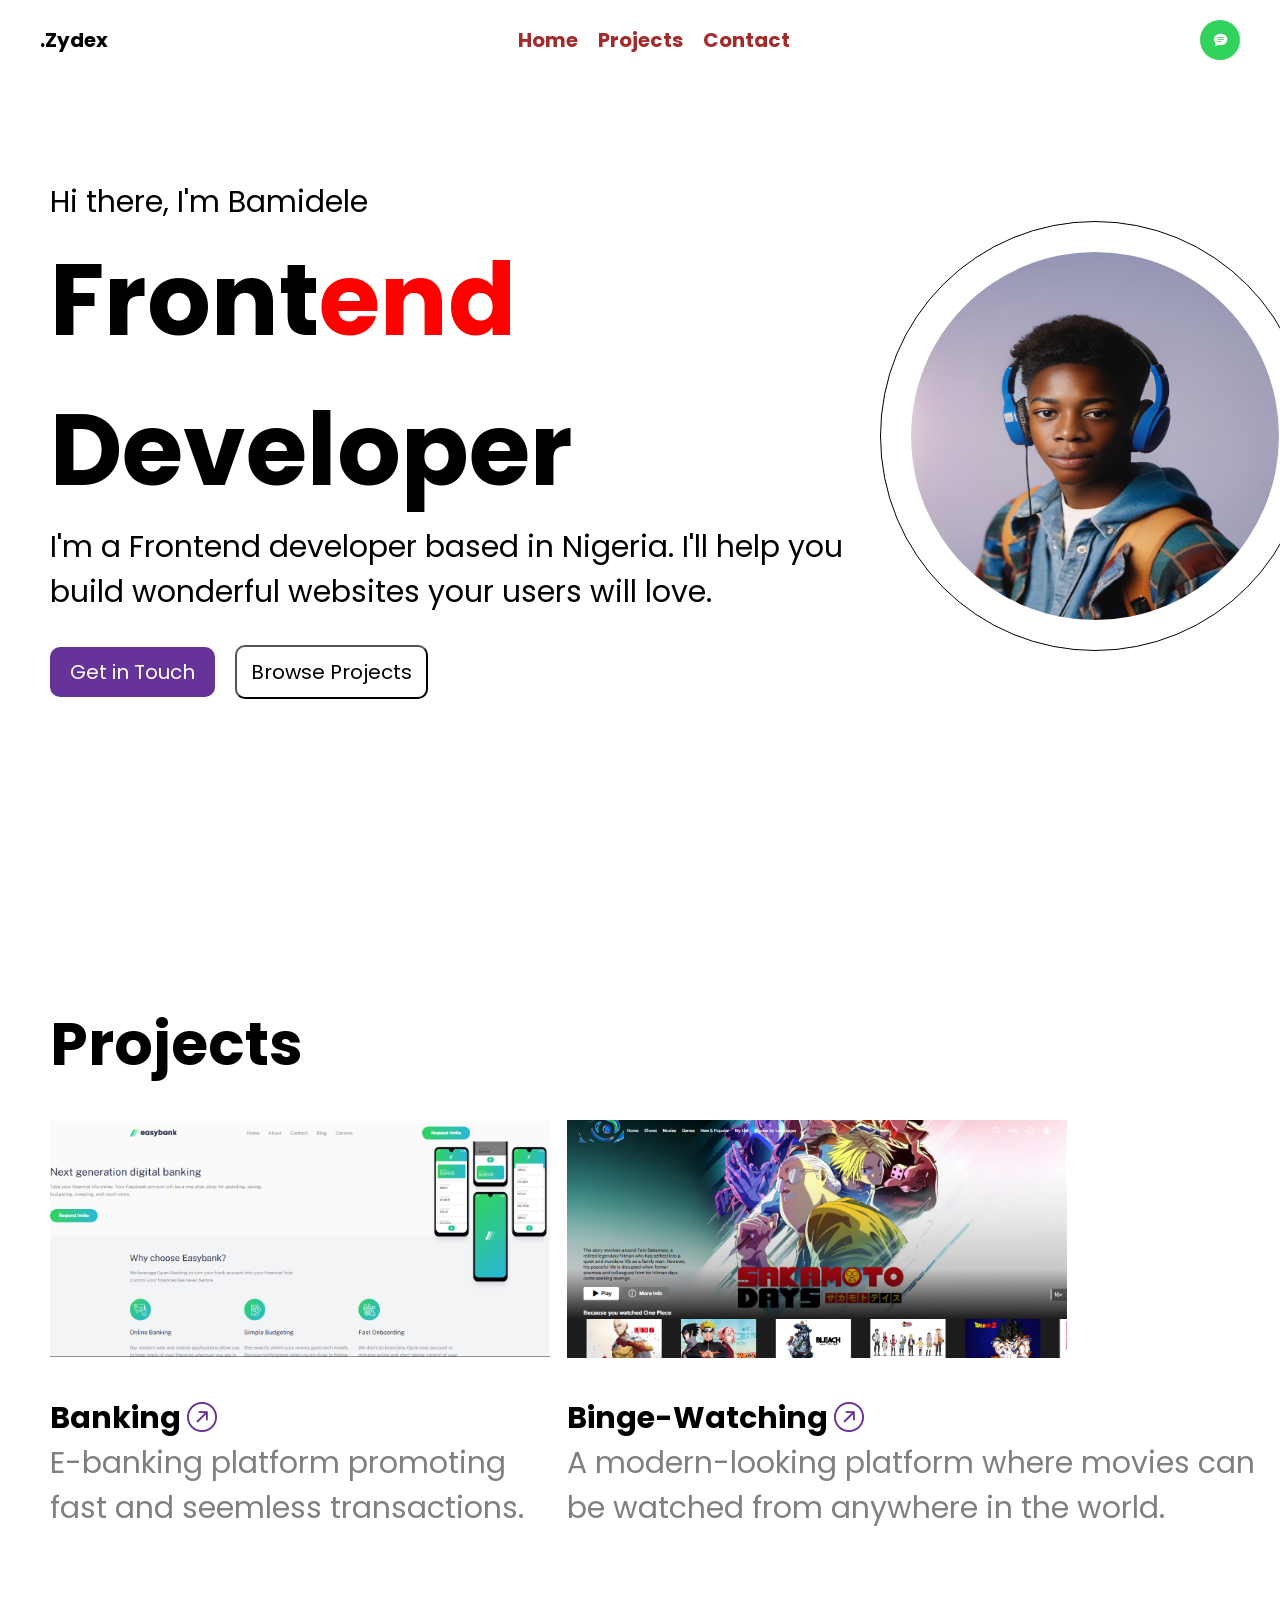
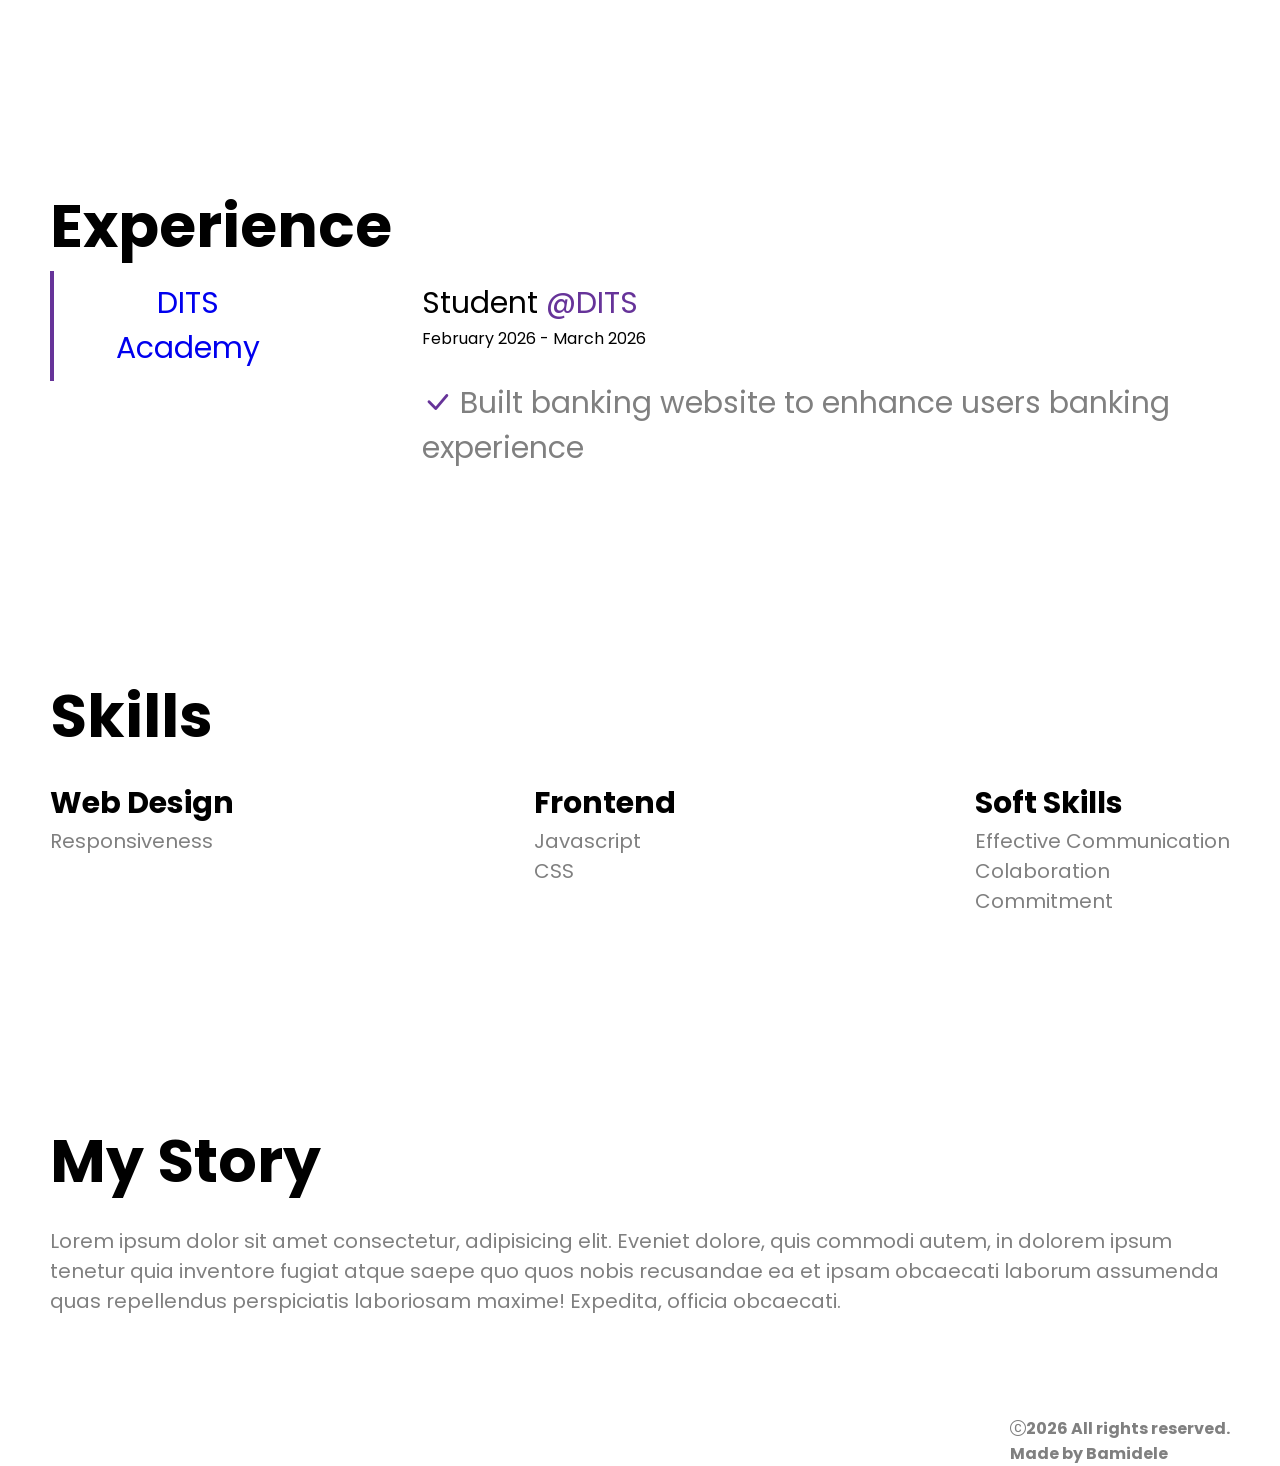
<file: index.html>
<!DOCTYPE html>
<html lang="en">
<head>
    <meta charset="UTF-8">
    <meta name="viewport" content="width=device-width, initial-scale=1.0">
    <title>Frontend Developer</title>
    <link rel="stylesheet" href="Home-page.css">
</head>
<body>
    <header>
        <div class="container">
            <nav>
                <p><b>.Zydex</b></p>
                <input type="checkbox" class="check" id="toggle">
                <label for="toggle" class="hamburger" id="hamburger">
                    <img src="./images/icon-hamburger.svg" alt="">
                </label>    
                <ul class="nav-ul">
                    <li class="nav-link"><a href="index.html"><b>Home</b></a></li>
                    <li class="nav-link"><a href="Project-page.html"><b>Projects</b></a></li>
                    <li class="nav-link"><a href="Contact-Me-page.html"><b>Contact</b></a></li>
                </ul>
                <button class="chat"><a href="Contact-Me-page.html" class="btn"><i class="bi bi-chat-text-fill"></i></a></button>
            </nav>
        </div>
    </header>
    <section>
        <div class="welcome-section">
            <div class="welcome-text">
                <p>Hi there, I'm Bamidele</p>
                <h1>Front<span>end</span> Developer</h1>
                <p>I'm a Frontend developer based in Nigeria. I'll help you build wonderful websites your users will love.</p>
                <div class="welcome-btn">
                    <button class="touch"><a href="Contact-Me-page.html" class="touch">Get in Touch</a></button>
                    <button class="project"><a href="Project-page.html" class="project">Browse Projects</a></button>
                </div>
            </div>
            <div class="welcome-image">
                <img src="./images/d95f3b1d-aabc-4178-adc3-75d8a2a71013.jpg" alt="">
            </div>
        </div>
    </section>
    <section>
        <div class="project-section">
            <div class="heading">
                <h1>Projects</h1>
            </div>
            <div class="project-images">
                <div class="easybank">
                    <img src="./images/Capture.PNG" alt="">
                    <h2>Banking <a href="https://easybank-xryt.vercel.app/"><i class="bi bi-arrow-up-right-circle"></i></a></h2>
                    <p>E-banking platform promoting fast and seemless transactions.</p>
                </div>
                <div class="cbrlp">
                    <img src="./images/AniHex.PNG" alt="">
                    <h2>Binge-Watching <a href="https://netflix-cyan-five-32.vercel.app/"><i class="bi bi-arrow-up-right-circle"></i></a></h2>
                    <p>A modern-looking platform where movies can be watched from anywhere in the world.</p>
                </div>
            </div>
        </div>
    </section>
    <section>
        <div class="experience-section">
            <h1>Experience</h1>
                <div class="info">
                    <button><a href="#">DITS Academy</a></button>
                        <div class="info-content">
                            <p class="dits">Student <span>@DITS</span></p>
                            <p class="date">February 2026 - March 2026</p>
                            <ul>
                                <li><i class="bi bi-check-lg"></i> Built banking website to enhance users banking experience</li>
                            </ul>
                        </div>
                </div>
        </div>
    </section>
    <section>
        <div class="skill-section">
            <h1>Skills</h1>
            <div class="skill-list">
                <div class="web-des">
                    <h2>Web Design</h2>
                    <p>Responsiveness</p>
                </div>
                <div class="front">
                    <h2>Frontend</h2>
                    <ul>
                        <li>Javascript</li>
                        <li>CSS</li>
                    </ul>
                </div>
                <div class="soft-skills">
                    <h2>Soft Skills</h2>
                    <ul>
                        <li>Effective Communication</li>
                        <li>Colaboration</li>
                        <li>Commitment</li>
                    </ul>
                </div>
            </div>
        </div>
    </section>
    <section>
        <div class="my-story-section">
            <div class="my-story">
                <h1>My Story</h1>
                <p>Lorem ipsum dolor sit amet consectetur, adipisicing elit. Eveniet dolore, quis commodi autem, in dolorem ipsum tenetur quia inventore fugiat atque saepe quo quos nobis recusandae ea et ipsam obcaecati laborum assumenda quas repellendus perspiciatis laboriosam maxime! Expedita, officia obcaecati.</p>
            </div>
        </div>
    </section>
    <footer>
        <div class="footer-container">
            <p><b><i class="bi bi-c-circle"></i>2026 All rights reserved.</b></p>
            <p><b>Made by Bamidele</b></p>
        </div>
    </footer>
    
</body>
</html>
</file>
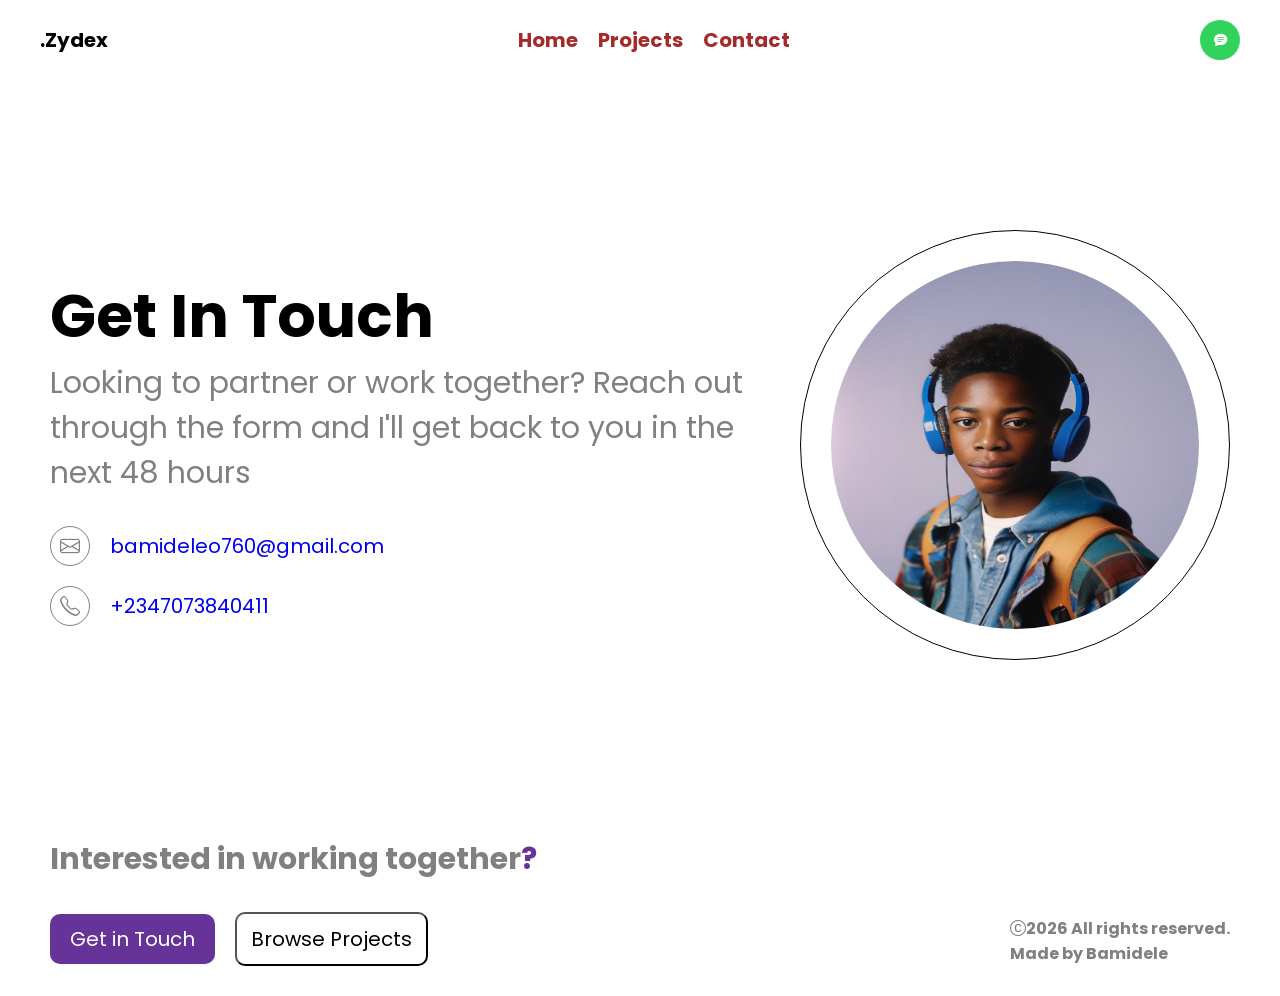
<file: Contact-Me-page.html>
<!DOCTYPE html>
<html lang="en">
<head>
    <meta charset="UTF-8">
    <meta name="viewport" content="width=device-width, initial-scale=1.0">
    <title>Frontend Developer|Contact me</title>
    <link rel="stylesheet" href="Contact-Me-page.css">
</head>
<body>
    <header>
        <div class="container">
            <nav>
                <p><b>.Zydex</b></p>
                <input type="checkbox" class="check" id="toggle">
                <label for="toggle" class="hamburger" id="hamburger">
                    <img src="./images/icon-hamburger.svg" alt="">
                </label> 
                <ul class="nav-ul">
                    <li class="nav-link"><a href="index.html"><b>Home</b></a></li>
                    <li class="nav-link"><a href="Project-page.html"><b>Projects</b></a></li>
                    <li class="nav-link"><a href="Contact-Me-page.html"><b>Contact</b></a></li>
                </ul>
                <button class="chat"><a href="Contact-Me-page.html" class="btn"><i class="bi bi-chat-text-fill"></i></a></button>
            </nav>
        </div>
    </header>
    <section>
        <div class="get-in-touch">
            <div class="heading">
                <div class="reach-out">
                    <h1>Get In Touch</h1>
                    <p>Looking to partner or work together? Reach out through the form and I'll get back to you in the next 48 hours</p>
                </div>
                <div class="envelope-btn">
                    <button><a href="#"><i class="bi bi-envelope"></i></a></button>
                    <p><a href="#">bamideleo760@gmail.com</a></p>
                </div>
                <div class="tel-btn">
                    <button><a href="#"><i class="bi bi-telephone"></i></a></button>
                    <p><a href="#">+2347073840411</a></p>
                </div>
            </div>
            <div class="contact-image">
                <img src="./images/d95f3b1d-aabc-4178-adc3-75d8a2a71013.jpg" alt="">
            </div>
        </div>
    </section>
    <footer>
        <div class="footer-section">
            <div class="left">
                <p><b>Interested in working together<span>?</span></b></p>
                <div class="left-btn">
                    <button class="touch"><a href="Contact-Me-page.html" class="touch">Get in Touch</a></button>
                    <button class="project"><a href="Project-page.html" class="project">Browse Projects</a></button>
                </div>
            </div>
            <div class="right">
                <p><b><i class="bi bi-c-circle"></i>2026 All rights reserved.</b></p>
                <p><b>Made by Bamidele</b></p>
            </div>
        </div>
    </footer>
    
</body>
</html>
</file>
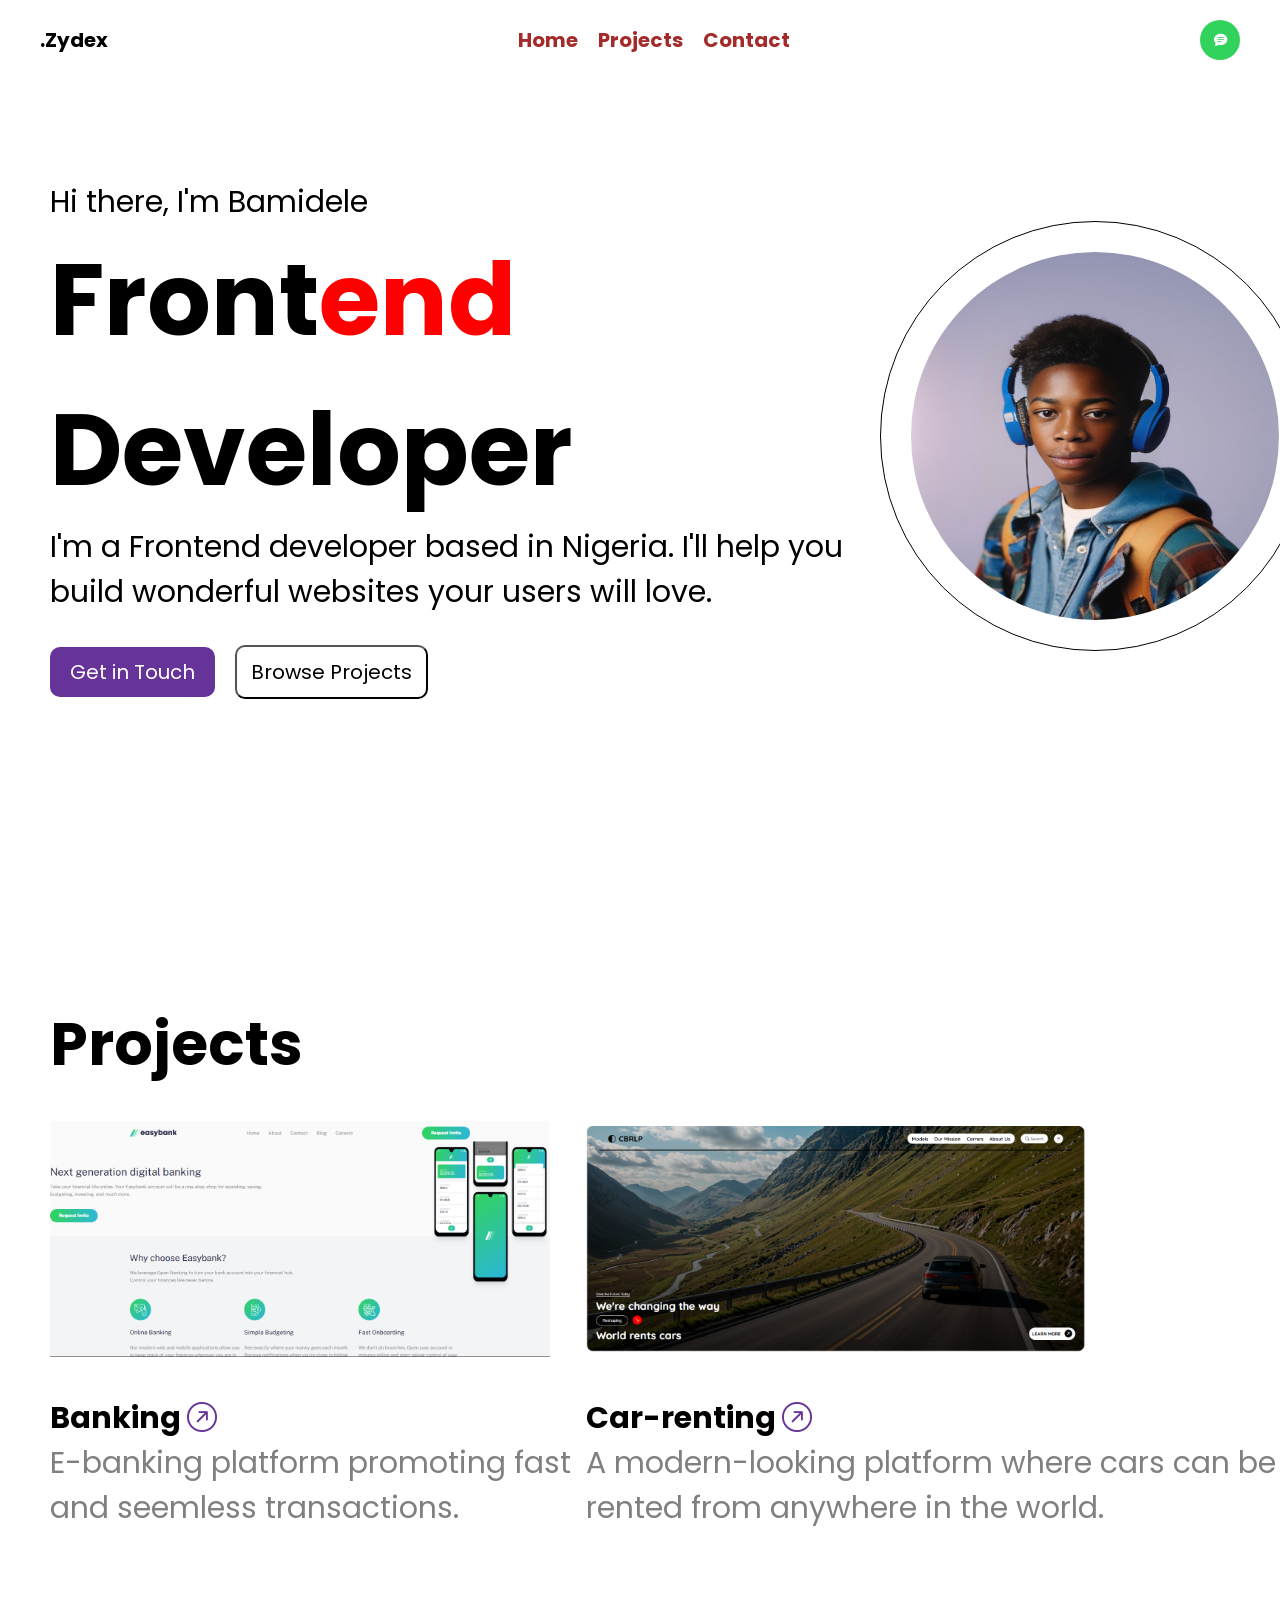
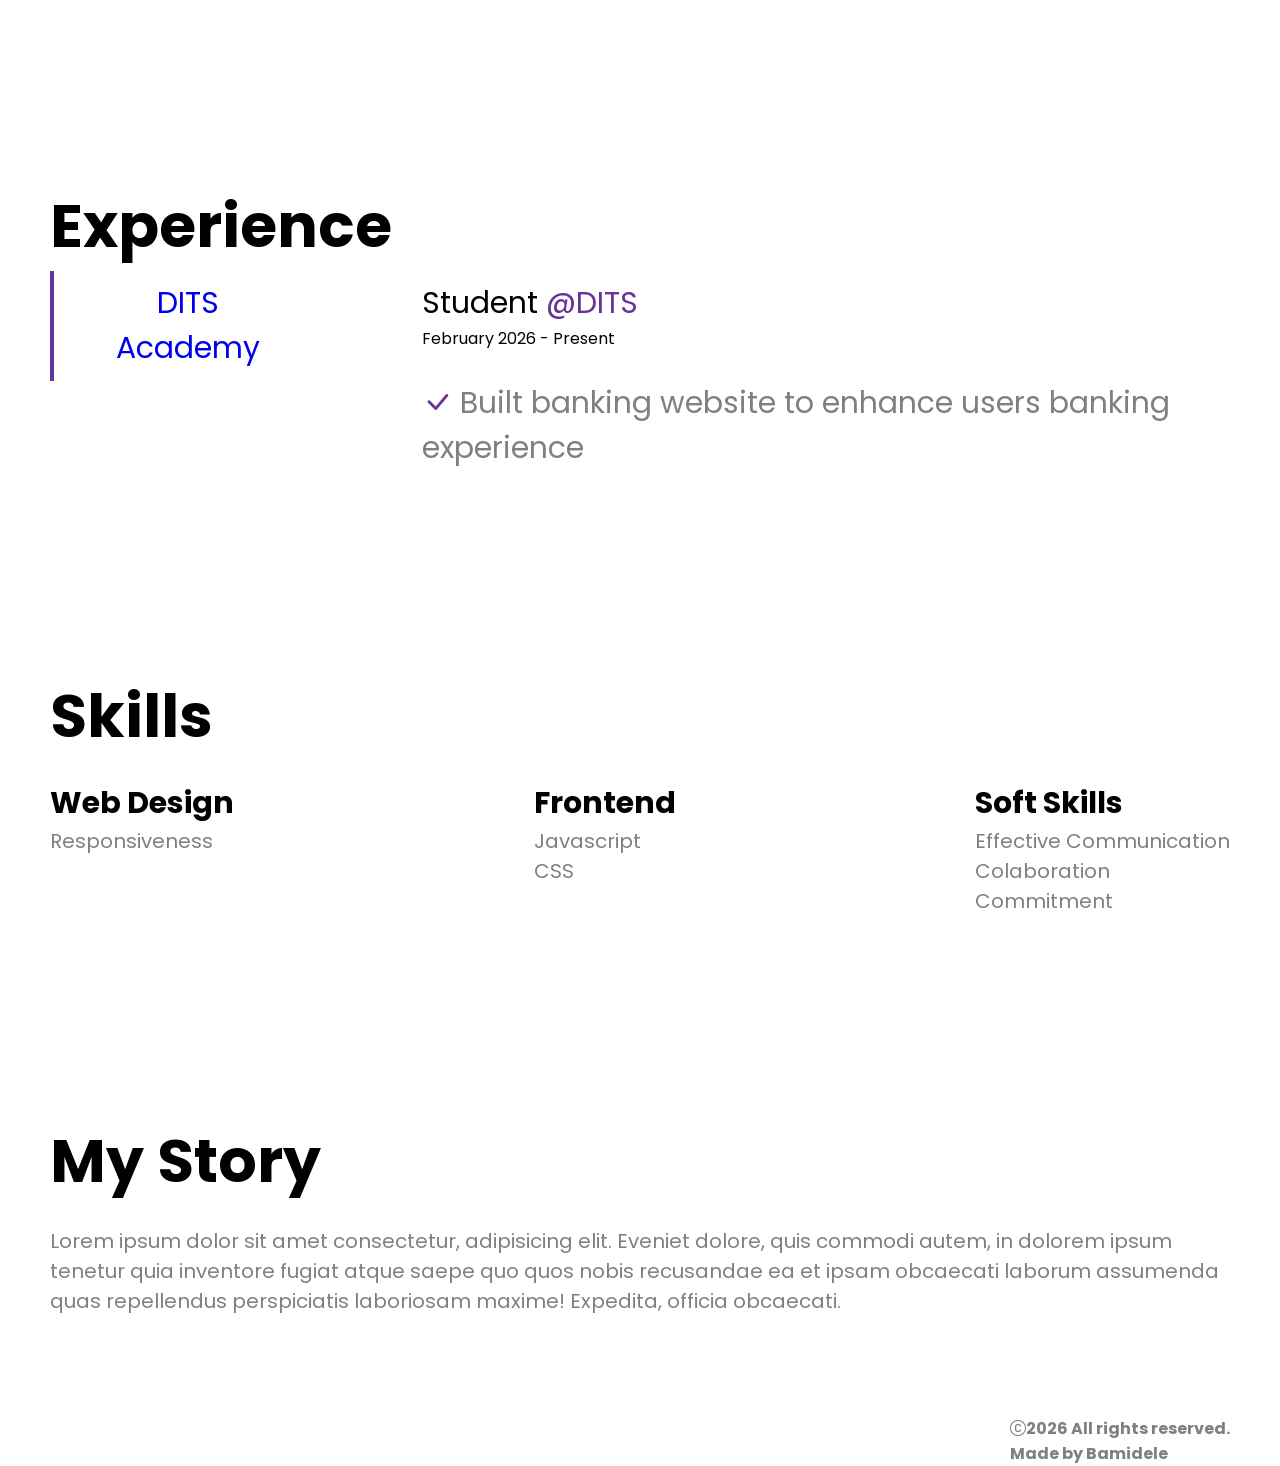
<file: Home-page.html>
<!DOCTYPE html>
<html lang="en">
<head>
    <meta charset="UTF-8">
    <meta name="viewport" content="width=device-width, initial-scale=1.0">
    <title>Frontend Developer</title>
    <link rel="stylesheet" href="Home-page.css">
</head>
<body>
    <header>
        <div class="container">
            <nav>
                <p><b>.Zydex</b></p>
                <ul class="nav-ul">
                    <li class="nav-link"><a href="Home-page.html"><b>Home</b></a></li>
                    <li class="nav-link"><a href="Project-page.html"><b>Projects</b></a></li>
                    <li class="nav-link"><a href="Contact-Me-page.html"><b>Contact</b></a></li>
                </ul>
                <button class="chat"><a href="Contact-Me-page.html" class="btn"><i class="bi bi-chat-text-fill"></i></a></button>
            </nav>
        </div>
    </header>
    <section>
        <div class="welcome-section">
            <div class="welcome-text">
                <p>Hi there, I'm Bamidele</p>
                <h1>Front<span>end</span> Developer</h1>
                <p>I'm a Frontend developer based in Nigeria. I'll help you build wonderful websites your users will love.</p>
                <div class="welcome-btn">
                    <button class="touch"><a href="Contact-Me-page.html" class="touch">Get in Touch</a></button>
                    <button class="project"><a href="Project-page.html" class="project">Browse Projects</a></button>
                </div>
            </div>
            <div class="welcome-image">
                <img src="./images/d95f3b1d-aabc-4178-adc3-75d8a2a71013.jpg" alt="">
            </div>
        </div>
    </section>
    <section>
        <div class="project-section">
            <div class="heading">
                <h1>Projects</h1>
            </div>
            <div class="project-images">
                <div class="easybank">
                    <img src="./images/Capture.PNG" alt="">
                    <h2>Banking <a href="Responsiveness-assign.html"><i class="bi bi-arrow-up-right-circle"></i></a></h2>
                    <p>E-banking platform promoting fast and seemless transactions.</p>
                </div>
                <div class="cbrlp">
                    <img src="./images/CBRLP.PNG" alt="">
                    <h2>Car-renting <a href="CBRLP.html"><i class="bi bi-arrow-up-right-circle"></i></a></h2>
                    <p>A modern-looking platform where cars can be rented from anywhere in the world.</p>
                </div>
            </div>
        </div>
    </section>
    <section>
        <div class="experience-section">
            <h1>Experience</h1>
                <div class="info">
                    <button><a href="#">DITS Academy</a></button>
                        <div class="info-content">
                            <p class="dits">Student <span>@DITS</span></p>
                            <p class="date">February 2026 - Present</p>
                            <ul>
                                <li><i class="bi bi-check-lg"></i> Built banking website to enhance users banking experience</li>
                            </ul>
                        </div>
                </div>
        </div>
    </section>
    <section>
        <div class="skill-section">
            <h1>Skills</h1>
            <div class="skill-list">
                <div class="web-des">
                    <h2>Web Design</h2>
                    <p>Responsiveness</p>
                </div>
                <div class="front">
                    <h2>Frontend</h2>
                    <ul>
                        <li>Javascript</li>
                        <li>CSS</li>
                    </ul>
                </div>
                <div class="soft-skills">
                    <h2>Soft Skills</h2>
                    <ul>
                        <li>Effective Communication</li>
                        <li>Colaboration</li>
                        <li>Commitment</li>
                    </ul>
                </div>
            </div>
        </div>
    </section>
    <section>
        <div class="my-story-section">
            <div class="my-story">
                <h1>My Story</h1>
                <p>Lorem ipsum dolor sit amet consectetur, adipisicing elit. Eveniet dolore, quis commodi autem, in dolorem ipsum tenetur quia inventore fugiat atque saepe quo quos nobis recusandae ea et ipsam obcaecati laborum assumenda quas repellendus perspiciatis laboriosam maxime! Expedita, officia obcaecati.</p>
            </div>
        </div>
    </section>
    <footer>
        <div class="footer-container">
            <p><b><i class="bi bi-c-circle"></i>2026 All rights reserved.</b></p>
            <p><b>Made by Bamidele</b></p>
        </div>
    </footer>
    
</body>
</html>
</file>
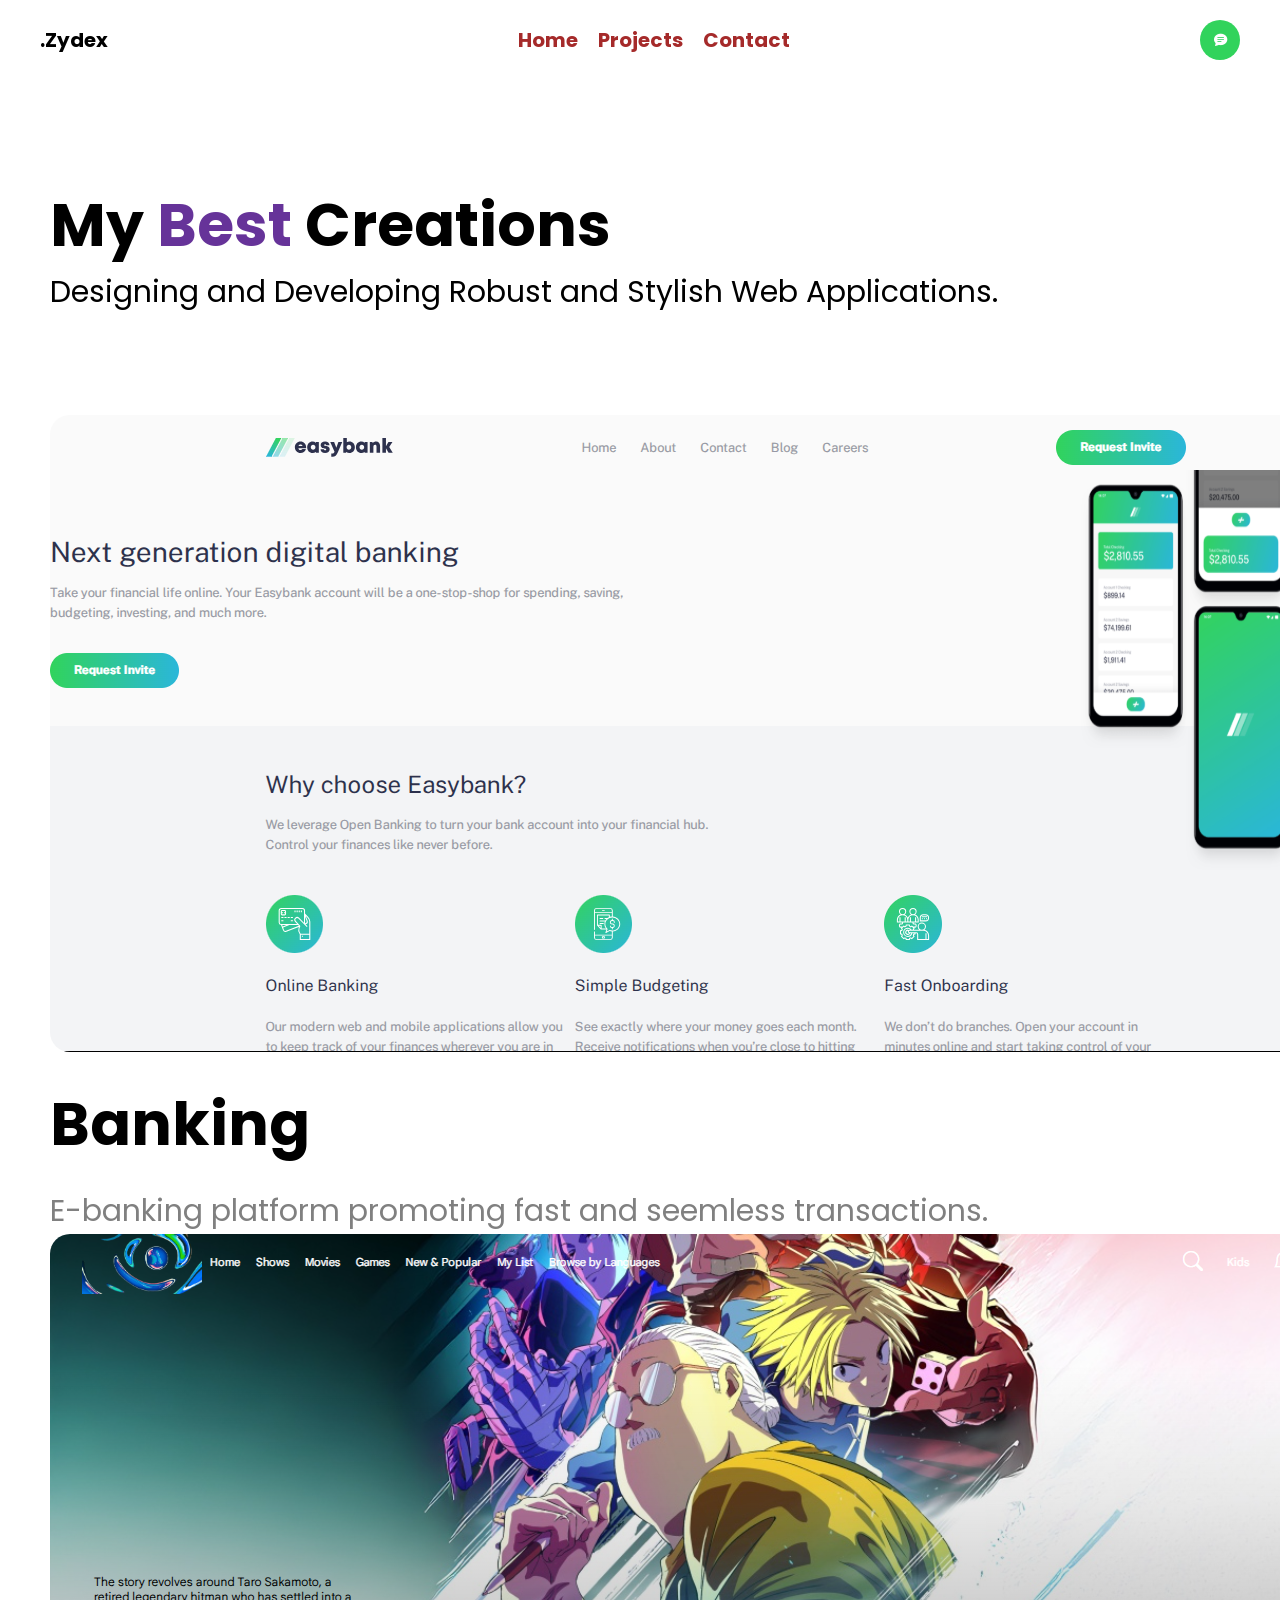
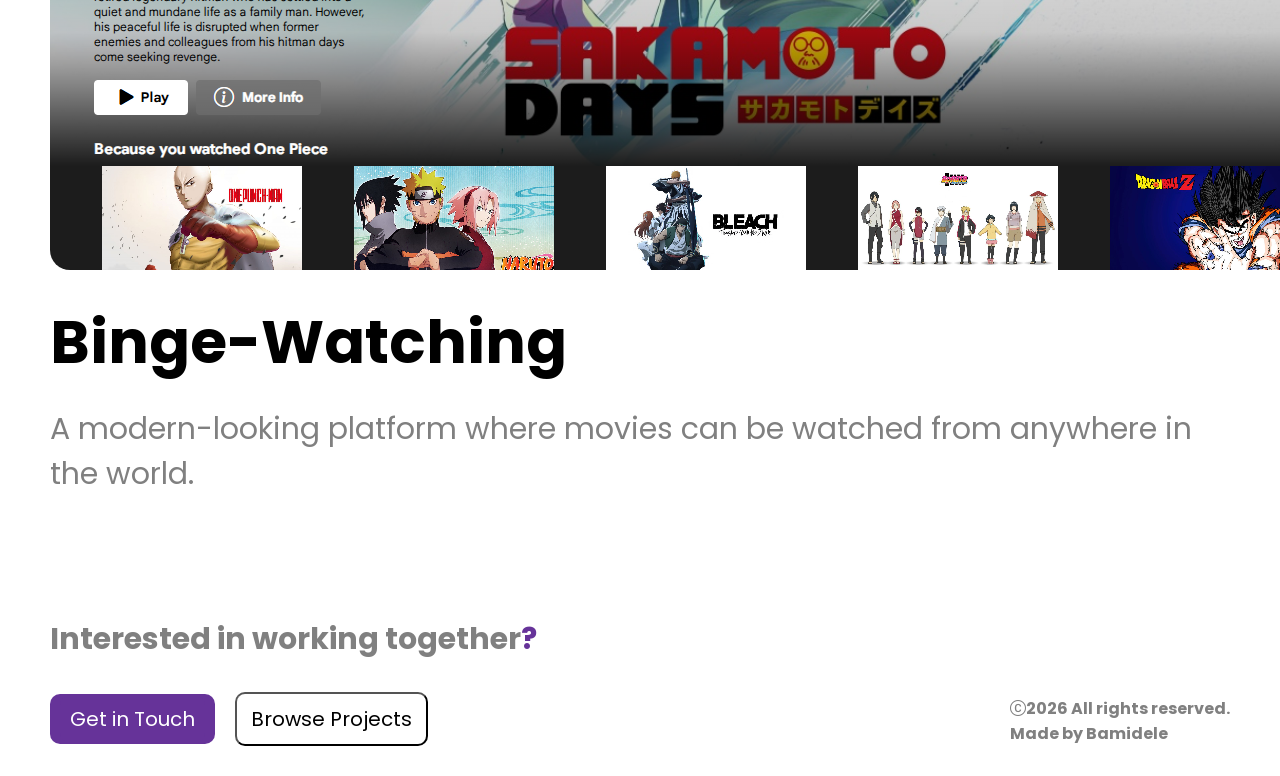
<file: Project-page.html>
<!DOCTYPE html>
<html lang="en">
<head>
    <meta charset="UTF-8">
    <meta name="viewport" content="width=device-width, initial-scale=1.0">
    <title>Frontend Developer|Projects</title>
    <link rel="stylesheet" href="Project-page.css">
</head>
<body>
    <header>
        <div class="container">
            <nav>
                <p><b>.Zydex</b></p>
                <input type="checkbox" class="check" id="toggle">
                <label for="toggle" class="hamburger" id="hamburger">
                    <img src="./images/icon-hamburger.svg" alt="">
                </label> 
                <ul class="nav-ul">
                    <li class="nav-link"><a href="index.html"><b>Home</b></a></li>
                    <li class="nav-link"><a href="Project-page.html"><b>Projects</b></a></li>
                    <li class="nav-link"><a href="Contact-Me-page.html"><b>Contact</b></a></li>
                </ul>
                <button class="chat"><a href="Contact-Me-page.html" class="btn"><i class="bi bi-chat-text-fill"></i></a></button>
            </nav>
        </div>
    </header>
    <section>
        <div class="project-section">
            <div class="heading">
                <h1>My <span>Best</span> Creations</h1>
                <p>Designing and Developing Robust and Stylish Web Applications.</p>
            </div>
            <div class="project-images">
                <div class="easybank">
                    <img src="./images/Capture.PNG" alt="">
                    <h2>Banking</h2>
                    <p>E-banking platform promoting fast and seemless transactions.</p>
                </div>
                <div class="cbrlp">
                    <img src="./images/AniHex.PNG" alt="">
                    <h2>Binge-Watching</h2>
                    <p>A modern-looking platform where movies can be watched from anywhere in the world.</p>
                </div>
            </div>
        </div>
    </section>
    <footer>
        <div class="footer-section">
            <div class="left">
                <p><b>Interested in working together<span>?</span></b></p>
                <div class="left-btn">
                    <button class="touch"><a href="Contact-Me-page.html" class="touch">Get in Touch</a></button>
                    <button class="project"><a href="Project-page.html" class="project">Browse Projects</a></button>
                </div>
            </div>
            <div class="right">
                <p><b><i class="bi bi-c-circle"></i>2026 All rights reserved.</b></p>
                <p><b>Made by Bamidele</b></p>
            </div>
        </div>
    </footer>
    
</body>
</html>
</file>
<file: Home-page.css>
@import url("https://cdn.jsdelivr.net/npm/bootstrap-icons@1.13.1/font/bootstrap-icons.min.css");
@import url('https://fonts.googleapis.com/css2?family=Arimo:ital,wght@0,400..700;1,400..700&family=Inter:ital,opsz,wght@0,14..32,100..900;1,14..32,100..900&family=Poppins:ital,wght@0,100;0,200;0,300;0,400;0,500;0,600;0,700;0,800;0,900;1,100;1,200;1,300;1,400;1,500;1,600;1,700;1,800;1,900&family=Public+Sans:ital,wght@0,100..900;1,100..900&family=Quicksand:wght@300..700&family=Rubik:ital,wght@0,300..900;1,300..900&display=swap');
*{
    margin: 0;
    padding: 0;
    box-sizing: border-box;
    font-family: "Poppins", sans-serif;
}
body{
    position: relative;
}
nav{
    display: flex;
    justify-content: space-between;
    align-items: center;
    flex-wrap: wrap;
    padding: 20px 40px;
    font-size: 20px;
}
.check{
    display: none;
}
.hamburger{
    display: none;
}
.nav-ul{
    display: flex;
    align-items: center;
    list-style: none;
    column-gap: 20px;
}
li a{
    text-decoration: none;
    color: brown;
}
.nav-link a:hover{
    color: rebeccapurple;
}
.chat{
    background-color: hsl(136, 65%, 51%);
    border-radius: 100px;
    border-style: none;
    width: 40px;
    height: 40px;
}
.container button:hover{
    background-color: hsla(136, 65%, 51%, 0.719)
}
.bi-chat-text-fill{
    color: white;
}
.welcome-section{
    display: flex;
    justify-content: space-between;
    align-items: center;
    padding: 100px 50px;
}
.welcome-text h1{
    font-size: 100px;
}
.welcome-text p{
    font-size: 30px;
    width: 830px;
}
.welcome-text span{
    color: red;
}
.welcome-btn{
    display: flex;
    align-items: center;
    column-gap: 20px;
    padding-top: 30px;
}
.touch{
    text-decoration: none;
    background-color: rebeccapurple;
    color: white;
    padding: 10px 10px;
    border-top-left-radius: 10px;
    border-top-right-radius: 10px;
    border-bottom-left-radius: 10px;
    border-bottom-right-radius: 10px;
    border-style: none;
    font-size: 20px;
}
.project{
    text-decoration: none;
    background-color: white;
    color: black;
    padding: 10px 7px;
    border-top-left-radius: 10px;
    border-top-right-radius: 10px;
    border-bottom-left-radius: 10px;
    border-bottom-right-radius: 10px;
    font-size: 20px;
}
.project:hover{
    background-color: black;
    color: white;
}
.touch:hover{
    background-color: rgb(57, 57, 92);
}
.welcome-image img{
    height: 430px;
    width: 430px;
    padding: 30px;
    border-radius: 430px;
    border: 1px solid;
}
.heading h1{
    font-size: 60px;
}
.easybank img{
    width: 500px;
    height: 300px;
    object-fit: contain;
}
.easybank p{
    font-size: 30px;
    color: gray;
}
.easybank h2{
    font-size: 30px;
}
.cbrlp img{
    width: 500px;
    height: 300px;
    object-fit: contain;
}
.cbrlp h2{
    font-size: 30px;
}
.cbrlp p{
    font-size: 30px;
    color: gray;
}
.bi-arrow-up-right-circle{
    color: rebeccapurple;
}
.bi-arrow-up-right-circle:hover{
    background-color: rgb(57, 57, 92);
}
.project-images{
    display: flex;
}
.project-section{
    padding: 200px 0px 50px 50px;
}
.experience-section h1{
    font-size: 60px;
}
.experience-section{
    padding: 200px 50px 0px 50px;
}
.info{
    display: flex;
    align-items: start;
    column-gap: 100px;
}
.info button{
    font-size: 30px;
    border-style: none;
    background-color: transparent;
    padding: 10px 40px;
    border-left: 4px solid rebeccapurple;
    color: rebeccapurple;
}
.dits{
    font-size: 30px;
}
.dits span{
    color: rebeccapurple;
}
.info-content{
    padding-top: 10px;
}
.info-content ul li{
    font-size: 30px;
    color: gray;
    list-style: none;
    padding-top: 30px;
}
.info button a{
    text-decoration: none;
}
.bi-check-lg{
    color: rebeccapurple;
}
.skill-section h1{
    font-size: 60px;
}
.skill-section{
    padding: 200px 50px 0px 50px;
}
.web-des p{
    color: gray;
}
.skill-list{
    display: flex;
    justify-content: space-between;
    align-items: start;
    font-size: 20px;
    padding-top: 20px;
}
.skill-list li{
    list-style: none;
    color: gray;
}
.my-story h1{
    font-size: 60px;
}
.my-story p{
    font-size: 20px;
    color: gray;
    padding-top: 20px;
}
.my-story-section{
    padding: 200px 50px 150px 50px;
}
.footer-container{
    position: absolute;
    bottom: 0;
    right: 50px;
    color: gray;
}


@media screen and (max-width: 870px){
     nav .btn{
        display: none;
    }
    .chat{
        display: none;
    }
    .hamburger{
        display: inline-block;
        position: absolute;
        top: 20px;
        right: 20px;
        cursor: pointer;
    }
    .hamburger img{
        width: 35px;
    }
    .nav-ul{
        flex-direction: column;
        width: 90%;
        margin: 0 auto;
        padding: 10px 0;
        margin-top: 40px;
        background-color: hsl(136, 65%, 51%);
        border: 1px solid skyblue;
        border-radius: 10px;
        transform: translateY(-200%); 
        transition: all .5s;
        z-index: 999;
    }
    .nav-ul li{
        padding: 15px 0;
        font-size: 20px;
    }
    li a{
        color: hsl(233, 26%, 24%);
        font-weight: 400;
    }
    li a:hover{
        color: rebeccapurple;
    }
    nav ul li a:hover::before{
        opacity: 0;
    }
    #toggle:checked ~ .nav-ul{
        transform: translateY(1%); 
    }
    #toggle:checked ~ .hamburger{
        border: 2px solid hsl(136, 65%, 51%);
        border-radius: 7px;
        padding: 4px;
    }
    nav p{
        position: absolute;
        top: 25px;
        left: 0;
        padding-left: 50px;
    }
}
@media screen and (min-width: 501px) and (max-width: 1000px){
    .welcome-section{
        display: flex;
        flex-direction: column;
        justify-content: center;
        align-items: center;
        row-gap: 100px;
        padding: 50px 0;
        margin-left: 50px;
        width: 750px;
    }
    .welcome-text p{
        width: 700px;
    }
    .project-images{
        display: flex;
        flex-direction: column;
        row-gap: 100px;
    }
    .easybank p{
        width: 700px;
    }
    .cbrlp p{
        width: 700px;
    }
}
@media screen and (max-width: 500px){
    body{
        width: 350px;
    }
    .container{
        width: 350px;
    }
    nav{
        width: 350px;
        padding-left: 10px;
        padding-right: 0;
    }
    .nav-ul li{
        font-size: 14px;
    }
    nav p{
        position: absolute;
        top: 17px;
        left: 0;
        padding-left: 10px;
        font-size: 14px;
    }
    section{
        width: 350px;
    }
    .welcome-section{
        display: flex;
        flex-direction: column;
        justify-content: center;
        align-items: center;
        row-gap: 100px;
        padding-top: 0;
        padding-bottom: 50px;
        padding-left: 10px;
        padding-right: 0;
        width: 350px;
    }
    .welcome-text{
        margin-top: -130px;
        position: relative;
        z-index: -1;
    }
    .welcome-text p{
        width: 300px;
        font-size: 14px;
    }
    .welcome-text h1{
        font-size: 25px;
        width: 40px;
    }
    .welcome-btn a{
        font-size: 14px;
    }
    .welcome-image img{
        width: 250px;
        height: 250px;
        border-radius: 250px;
    }
    .project-section{
        width: 350px;
        padding-left: 10px;
        padding-right: 0;
        padding-top: 100px;
    }
    .project-section h1{
        font-size: 25px;
        padding-left: 20px;
    }
    .project-images{
        display: flex;
        flex-direction: column;
        row-gap: 100px;
        padding-left: 20px;
    }
    .project-images h2{
        font-size: 20px;
    }
    .easybank img{
        width: 250px;
    }
    .easybank p{
        width: 300px;
        font-size: 14px;
    }
    .cbrlp img{
        width: 250px;
    }
    .cbrlp p{
        width: 300px;
        font-size: 14px;
    }
    .experience-section{
        width: 350px;
        padding-left: 10px;
        padding-right: 0;
        padding-top: 100px;
    }
    .experience-section h1{
        font-size: 25px;
        padding-left: 20px;
    }
    .info{
        display: flex;
        flex-direction: column;
        row-gap: 100px;
        width: 300px;
        padding-left: 20px;
    }
    .info a{
        font-size: 14px;
    }
    .info-content p{
        font-size: 14px;
    }
    .info-content ul li{
        font-size: 14px;
    }
    .skill-section{
        width: 350px;
        padding-left: 10px;
        padding-right: 0;
        padding-top: 100px;
    }
    .skill-section h1{
        font-size: 25px;
        padding-left: 20px;
    }
    .skill-list{
        display: flex;
        flex-direction: column;
        row-gap: 100px;
        width: 300px;
        padding-left: 20px;
    }
    .skill-list h2{
        font-size: 20px;
    }
    .skill-list p{
        font-size: 14px;
    }
    .skill-list ul li{
        font-size: 14px;
    }
    .my-story-section{
        width: 350px;
        padding-left: 10px;
        padding-right: 0;
        padding-top: 100px;
    }
    .my-story h1{
        font-size: 25px;
        padding-left: 20px;
    }
    .my-story p{
        font-size: 14px;
        width: 300px;
        padding-left: 20px;
    }
    .footer-container p{
        font-size: 14px;
    }
}
</file>
<file: Contact-Me-page.css>
@import url("https://cdn.jsdelivr.net/npm/bootstrap-icons@1.13.1/font/bootstrap-icons.min.css");
@import url('https://fonts.googleapis.com/css2?family=Arimo:ital,wght@0,400..700;1,400..700&family=Inter:ital,opsz,wght@0,14..32,100..900;1,14..32,100..900&family=Poppins:ital,wght@0,100;0,200;0,300;0,400;0,500;0,600;0,700;0,800;0,900;1,100;1,200;1,300;1,400;1,500;1,600;1,700;1,800;1,900&family=Public+Sans:ital,wght@0,100..900;1,100..900&family=Quicksand:wght@300..700&family=Rubik:ital,wght@0,300..900;1,300..900&display=swap');
*{
    margin: 0;
    padding: 0;
    box-sizing: border-box;
    font-family: "Poppins", sans-serif;
}
body{
    position: relative;
}
nav{
    display: flex;
    justify-content: space-between;
    align-items: center;
    flex-wrap: wrap;
    padding: 20px 40px;
    font-size: 20px;
}
.check{
    display: none;
}
.hamburger{
    display: none;
}
.nav-ul{
    display: flex;
    align-items: center;
    list-style: none;
    column-gap: 20px;
}
li a{
    text-decoration: none;
    color: brown;
}
.nav-link a:hover{
    color: rebeccapurple;
}
.chat{
    background-color: hsl(136, 65%, 51%);
    border-radius: 100px;
    border-style: none;
    width: 40px;
    height: 40px;
}
.container button:hover{
    background-color: hsla(136, 65%, 51%, 0.719);
}
.bi-chat-text-fill{
    color: white;
}
.get-in-touch{
    display: flex;
    justify-content: space-between;
    align-items: center;
    padding: 150px 50px;
}
h1{
    font-size: 60px;
}
.reach-out p{
    font-size: 30px;
    width: 750px;
    color: gray;
}
.envelope-btn{
    display: flex;
    align-items: center;
    column-gap: 20px;
    padding-top: 30px;
}
.envelope-btn button{
    background-color: transparent;
    border-radius: 100px;
    border: 1px solid gray ;
    width: 40px;
    height: 40px;
}
.envelope-btn button:hover{
    color: white;
    background-color: black;
    border-color: black;
}
.envelope-btn p{
    font-size: 20px;
}
.envelope-btn p a{
    text-decoration: none;
}

.bi-envelope{
    color: gray;
    font-size: 20px;
}
.tel-btn{
    display: flex;
    align-items: center;
    column-gap: 20px;
    padding-top: 20px;
}
.tel-btn button{
    background-color: transparent;
    border-radius: 100px;
    border: 1px solid gray ;
    width: 40px;
    height: 40px;
}
.tel-btn button:hover{
    color: white;
    background-color: black;
    border-color: black;
}
.tel-btn p{
    font-size: 20px;
}
.tel-btn p a{
    text-decoration: none;
}
.bi-telephone{
    color: gray;
    font-size: 20px;
}
.contact-image img{
    height: 430px;
    width: 430px;
    padding: 30px;
    border-radius: 430px;
    border: 1px solid;
    margin-right: 100px;
}
.left p{
    font-size: 30px;
    color: gray;
}
.left-btn{
    display: flex;
    align-items: center;
    flex-wrap: wrap;
    column-gap: 20px;
    padding-top: 30px;
}
.touch{
    text-decoration: none;
    background-color: rebeccapurple;
    color: white;
    padding: 10px 10px;
    border-top-left-radius: 10px;
    border-top-right-radius: 10px;
    border-bottom-left-radius: 10px;
    border-bottom-right-radius: 10px;
    border-style: none;
    font-size: 20px;
}
.project{
    text-decoration: none;
    background-color: white;
    color: black;
    padding: 10px 7px;
    border-top-left-radius: 10px;
    border-top-right-radius: 10px;
    border-bottom-left-radius: 10px;
    border-bottom-right-radius: 10px;
    font-size: 20px;
}
.project:hover{
    background-color: black;
    color: white;
}
.touch:hover{
    background-color: rgb(57, 57, 92);
}
.footer-section{
    display: flex;
    justify-content: space-between;
    align-items: self-end;
    padding: 20px 50px 30px 50px;
}
.right{
    color: gray;
}
span{
    color: rebeccapurple;
}


@media screen and (max-width: 870px){
     nav .btn{
        display: none;
    }
    .chat{
        display: none;
    }
    .hamburger{
        display: inline-block;
        position: absolute;
        top: 20px;
        right: 20px;
        cursor: pointer;
    }
    .hamburger img{
        width: 35px;
    }
    .nav-ul{
        flex-direction: column;
        width: 90%;
        margin: 0 auto;
        padding: 10px 0;
        margin-top: 40px;
        background-color: hsl(136, 65%, 51%);
        border: 1px solid skyblue;
        border-radius: 10px;
        transform: translateY(-200%); 
        transition: all .5s;
        z-index: 999;
    }
    .nav-ul li{
        padding: 15px 0;
        font-size: 20px;
    }
    li a{
        color: hsl(233, 26%, 24%);
        font-weight: 400;
    }
    li a:hover{
        color: rebeccapurple;
    }
    nav ul li a:hover::before{
        opacity: 0;
    }
    #toggle:checked ~ .nav-ul{
        transform: translateY(1%); 
    }
    #toggle:checked ~ .hamburger{
        border: 2px solid hsl(136, 65%, 51%);
        border-radius: 7px;
        padding: 4px;
    }
    nav p{
        position: absolute;
        top: 25px;
        left: 0;
        padding-left: 50px;
    }
}
@media screen and (min-width: 701px) and (max-width: 869px){
        nav p{
        position: absolute;
        top: 25px;
        left: 0;
        padding-left: 20px;
    }
    .get-in-touch{
        flex-wrap: wrap;
        padding-left: 20px;
        padding-right: 20px;
        width: 700px;
    }
    .get-in-touch p{
        width: 750px;
        flex-wrap: wrap;
    }
    .reach-out{
        flex-wrap: wrap;
        width: 480px;
    }
    .get-in-touch{
        display: flex;
        flex-direction: column;
        align-items: center;
        row-gap: 100px;
    }
    .footer-section{
        padding-right: 30px;
        padding-left: 20px;
        flex-wrap: wrap;
    }
    .left-btn{
        display: flex;
        flex-wrap: wrap;
        align-items: center;
        column-gap: 10px;
    }
    .right{
        position: absolute;
        bottom: 0;
        right: 40px;
    }
}
@media screen and (min-width: 501px) and (max-width: 700px){
    nav p{
        position: absolute;
        top: 25px;
        left: 0;
        padding-left: 20px;
    }
    .get-in-touch{
        padding-left: 20px;
        padding-right: 20px;
        width: 700px;
    }
    .get-in-touch p{
        width: 750px;
        flex-wrap: wrap;
    }
    .reach-out{
        flex-wrap: wrap;
        width: 480px;
    }
    .get-in-touch{
        display: flex;
        flex-direction: column;
        align-items: center;
        row-gap: 100px;
    }
    .footer-section{
        padding-right: 30px;
        padding-left: 20px;
        flex-wrap: wrap;
    }
    .left-btn{
        display: flex;
        flex-direction: column;
        flex-wrap: wrap;
        align-items: start;
        row-gap: 10px;
    }
    .right{
        position: absolute;
        bottom: 0;
        right: 40px;
    }
}
@media screen and (max-width: 500px){
    body{
        width: 350px;
    }
    section{
        width: 350px;
    }
    .container{
        width: 350px;
    }
    nav{
        width: 350px;
        padding-left: 10px;
        padding-right: 0;
    }
    .nav-ul li{
        font-size: 14px;
    }
    nav p{
        position: absolute;
        top: 17px;
        left: 0;
        padding-left: 10px;
        font-size: 14px;
    }
    .heading{
        width: 350px;
        margin-top: -130px;
    }
    .get-in-touch{
        display: flex;
        flex-direction: column;
        align-items: center;
        row-gap: 100px;
        padding-left: 10px;
        padding-right: 0px;
        padding-top: 0;
        margin-left: 0;
        width: 350px;
    }
    .get-in-touch p{
        width: 300px;
        flex-wrap: wrap;
    }
    .contact-image img{
        height: 250px;
        width: 250px;
        margin-right: 0;
        border-radius: 250px;
    }
    .reach-out{
        flex-wrap: wrap;
        width: 350px;
    }
    .reach-out h1{
        width: 300px;
        font-size: 25px;
        padding-left: 20px;
    }
    .reach-out p{
        font-size: 14px;
        width: 300px;
        padding-left: 20px;
    }
    .envelope-btn{
        width: 300px;
        padding-left: 20px;
    }
    .envelope-btn a{
        font-size: 14px;
    }
    .bi-envelope{
        font-size: 14px;
    }
    .tel-btn{
        width: 300px;
        padding-left: 20px;
    }
    .tel-btn a{
        font-size: 14px;
    }
    .bi-telephone{
        font-size: 14px;
    }
    .footer-section{
        padding-left: 10px;
        padding-right: 0px;
        width: 350px;
    }
    .left p{
        font-size: 14px;
        padding-left: 20px;
    }
    .left-btn{
        display: flex;
        flex-direction: column;
        align-items: center;
        row-gap: 10px;
    }
    .left-btn a{
        font-size: 14px;
    }
    .right p{
        font-size: 14px;
    }
}
</file>
<file: Project-page.css>
@import url("https://cdn.jsdelivr.net/npm/bootstrap-icons@1.13.1/font/bootstrap-icons.min.css");
@import url('https://fonts.googleapis.com/css2?family=Arimo:ital,wght@0,400..700;1,400..700&family=Inter:ital,opsz,wght@0,14..32,100..900;1,14..32,100..900&family=Poppins:ital,wght@0,100;0,200;0,300;0,400;0,500;0,600;0,700;0,800;0,900;1,100;1,200;1,300;1,400;1,500;1,600;1,700;1,800;1,900&family=Public+Sans:ital,wght@0,100..900;1,100..900&family=Quicksand:wght@300..700&family=Rubik:ital,wght@0,300..900;1,300..900&display=swap');
*{
    margin: 0;
    padding: 0;
    box-sizing: border-box;
    font-family: "Poppins", sans-serif;
}
body{
    position: relative;
}
nav{
    display: flex;
    justify-content: space-between;
    column-gap: 20px;
    align-items: center;
    flex-wrap: wrap;
    padding: 20px 40px;
    font-size: 20px;
}
.check{
    display: none;
}
.hamburger{
    display: none;
}
.nav-ul{
    display: flex;
    align-items: center;
    flex-wrap: wrap;
    list-style: none;
    column-gap: 20px;
}
li a{
    text-decoration: none;
    color: brown;
}
.nav-link a:hover{
    color: rebeccapurple;
}
.chat{
    background-color: hsl(136, 65%, 51%);
    border-radius: 100px;
    border-style: none;
    width: 40px;
    height: 40px;
}
.container button:hover{
    background-color: hsla(136, 65%, 51%, 0.719)
}
.bi-chat-text-fill{
    color: white;
}
.project-section{
    padding: 100px 50px;
}
.heading h1{
    font-size: 60px;
}
.heading p{
    font-size: 30px;
}
span{
    color: rebeccapurple;
}
.project-images{
    padding-top: 100px;
}
.easybank h2{
    font-size: 60px;
    padding-top: 20px;
}
.easybank p{
    font-size: 30px;
    color: gray;
    padding-top: 20px;
}
.easybank img{
    border-radius: 20px;
}
.cbrlp h2{
    font-size: 60px;
    padding-top: 20px;
}
.cbrlp p{
    font-size: 30px;
    color: gray;
    padding-top: 20px;
}
.cbrlp img{
    border-radius: 20px;
}
.left p{
    font-size: 30px;
    color: gray;
}
.left-btn{
    display: flex;
    flex-wrap: wrap;
    align-items: center;
    column-gap: 20px;
    padding-top: 30px;
}
.touch{
    text-decoration: none;
    background-color: rebeccapurple;
    color: white;
    padding: 10px 10px;
    border-top-left-radius: 10px;
    border-top-right-radius: 10px;
    border-bottom-left-radius: 10px;
    border-bottom-right-radius: 10px;
    border-style: none;
    font-size: 20px;
}
.project{
    text-decoration: none;
    background-color: white;
    color: black;
    padding: 10px 7px;
    border-top-left-radius: 10px;
    border-top-right-radius: 10px;
    border-bottom-left-radius: 10px;
    border-bottom-right-radius: 10px;
    font-size: 20px;
}
.project:hover{
    background-color: black;
    color: white;
}
.touch:hover{
    background-color: rgb(57, 57, 92);
}
.footer-section{
    display: flex;
    justify-content: space-between;
    align-items: self-end;
    column-gap: 30px;
    padding: 20px 50px 30px 50px;
}
.right{
    color: gray;
}


@media screen and (max-width: 870px){
     nav .btn{
        display: none;
    }
    .chat{
        display: none;
    }
    .hamburger{
        display: inline-block;
        position: absolute;
        top: 20px;
        right: 20px;
        cursor: pointer;
    }
    .hamburger img{
        width: 35px;
    }
    .nav-ul{
        flex-direction: column;
        width: 90%;
        margin: 0 auto;
        padding: 10px 0;
        margin-top: 40px;
        background-color: hsl(136, 65%, 51%);
        border: 1px solid skyblue;
        border-radius: 10px;
        transform: translateY(-200%); 
        transition: all .5s;
        z-index: 999;
    }
    .nav-ul li{
        padding: 15px 0;
        font-size: 20px;
    }
    li a{
        color: hsl(233, 26%, 24%);
        font-weight: 400;
    }
    li a:hover{
        color: rebeccapurple;
    }
    nav ul li a:hover::before{
        opacity: 0;
    }
    #toggle:checked ~ .nav-ul{
        transform: translateY(1%); 
    }
    #toggle:checked ~ .hamburger{
        border: 2px solid hsl(136, 65%, 51%);
        border-radius: 7px;
        padding: 4px;
    }
    nav p{
        position: absolute;
        top: 25px;
        left: 0;
        padding-left: 50px;
    }
}
@media screen and (min-width: 501px) and (max-width: 871px){
    .project-section{
        display: flex;
        flex-direction: column;
        justify-content: center;
        align-items: center;
        row-gap: 40px;
        padding: 20px 0;
        margin-left: 10px;
        width: 821px;
    }
    .heading p{
        width: 810px;
    }
    .project-images{
        width: 810px;
    }
    .easybank img{
        width: 810px;
    }
    .cbrlp img{
        width: 810px;
    }
    .footer-section{
        padding-right: 30px;
        padding-left: 15px;
        flex-wrap: wrap;
    }
    .left-btn{
        display: flex;
        flex-direction: column;
        align-items: start;
        row-gap: 10px;
    }
    .right{
        position: absolute;
        bottom: 0;
        right: 40px;
    }
}
@media screen and (max-width: 500px){
    body{
        width: 350px;
    }
    .container{
    width: 350px;
    }
    nav{
        width: 350px;
        padding-left: 10px;
        padding-right: 0;
    }
    .nav-ul li{
        font-size: 14px;
    }
    nav p{
        position: absolute;
        top: 17px;
        left: 0;
        padding-left: 10px;
        font-size: 14px;
    }
    .project-section{
        margin-left: 0px;
        padding-left: 10px;
        padding-right: 0px;
        padding-top: 0;
        margin-top: -130px;
        width: 350px;
    }
    .heading h1{
        font-size: 25px;
        padding-left: 20px;
    }
    .heading p{
        font-size: 14px;
        width: 300px;
        padding-left: 20px;
    }
    .easybank img{
        width: 300px;
        margin-left: 20px;
    }
    .easybank h2{
        font-size: 20px;
        padding-left: 20px;
    }
    .easybank p{
        font-size: 14px;
        width: 300px;
        padding-left: 20px;
    }
    .cbrlp img{
        width: 300px;
        margin-left: 20px;
    }
    .cbrlp h2{
        font-size: 20px;
        padding-left: 20px;
    }
    .cbrlp p{
        font-size: 14px;
        width: 300px;
        padding-left: 20px;
    }
    .footer-section{
        padding-left: 10px;
        padding-right: 20px;
        width: 350px;
    }
    .left p{
        font-size: 14px;
        padding-left: 20px;
    }
    .left-btn{
        display: flex;
        flex-direction: column;
        align-items: center;
        row-gap: 10px;
    }
    .left-btn a{
        font-size: 14px;
    }
    .right p{
        font-size: 14px;
    }
}
</file>
